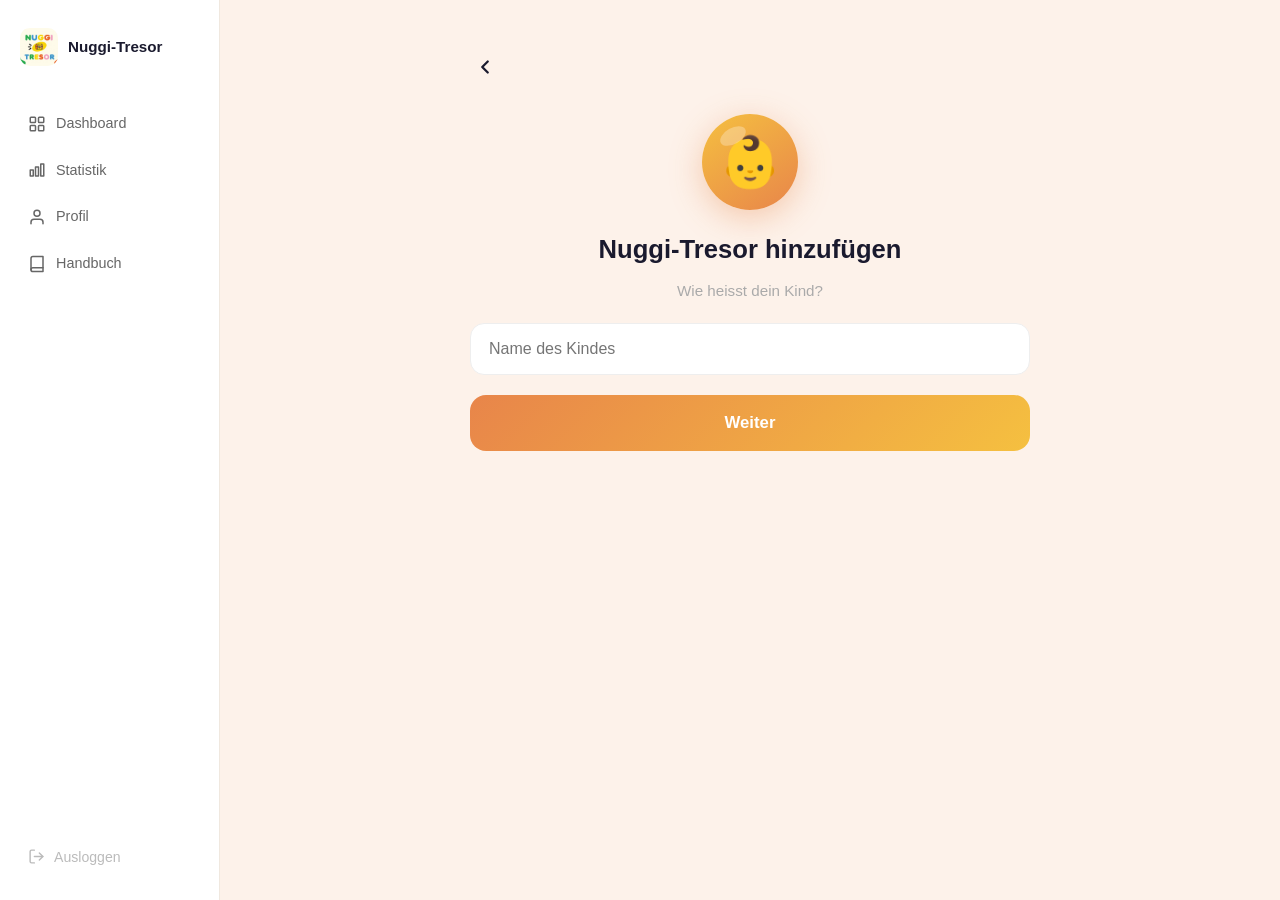
<file: add-tresor.html>
<!DOCTYPE html>
<html lang="de">
  <head>
    <meta charset="UTF-8" />
    <meta name="viewport" content="width=device-width, initial-scale=1.0" />
    <title>Tresor hinzufügen</title>
    <link rel="icon" type="image/png" href="favicon.png" />
    <link rel="stylesheet" href="css/style.css" />
  </head>
  <body class="dashboard">
    <div class="add-container">

      <!-- Step 1: Name -->
      <div id="step1" class="step">
        <div class="step-topbar">
          <button class="icon-btn back-btn" onclick="window.location.href='dashboard.html'">
            <svg width="22" height="22" viewBox="0 0 24 24" fill="none" stroke="currentColor" stroke-width="2.5" stroke-linecap="round" stroke-linejoin="round"><polyline points="15 18 9 12 15 6"/></svg>
          </button>
        </div>
        <div class="step-body">
          <div class="avatar avatar-xl">👶</div>
          <h1 class="step-title">Nuggi-Tresor hinzufügen</h1>
          <p class="step-subtitle">Wie heisst dein Kind?</p>
          <input type="text" id="childName" class="name-input" placeholder="Name des Kindes" />
          <button id="toStep2Btn" class="btn-primary">Weiter</button>
        </div>
      </div>

      <!-- Step 2: Avatar -->
      <div id="step2" class="step hidden">
        <div class="step-topbar">
          <button class="icon-btn back-btn" onclick="showStep(1)">
            <svg width="22" height="22" viewBox="0 0 24 24" fill="none" stroke="currentColor" stroke-width="2.5" stroke-linecap="round" stroke-linejoin="round"><polyline points="15 18 9 12 15 6"/></svg>
          </button>
        </div>
        <h1 class="step-title">Wähle einen Avatar</h1>
        <p class="step-subtitle" id="avatarSubtitle">Dieser beschützt deinen Nuggi</p>
        <div class="animal-grid" id="animalGrid"></div>
        <button id="toStep3Btn" class="btn-primary" disabled>Tresor erstellen</button>
      </div>

      <!-- Step 3: Goal -->
      <div id="step3" class="step hidden">
        <div class="step-topbar">
          <button class="icon-btn back-btn" onclick="showStep(2)">
            <svg width="22" height="22" viewBox="0 0 24 24" fill="none" stroke="currentColor" stroke-width="2.5" stroke-linecap="round" stroke-linejoin="round"><polyline points="15 18 9 12 15 6"/></svg>
          </button>
        </div>
        <div class="step-body">
          <div class="avatar avatar-xl" id="selectedAvatar">🐼</div>
          <h1 class="step-title">Tages-Ziel setzen</h1>
          <p class="step-subtitle">Wie viele Stunden soll der Nuggi täglich im Tresor sein?</p>
          <div class="card goal-card">
            <div class="time-display" id="timeDisplay">8:00</div>
            <div class="time-unit-label">Stunden : Minuten</div>
            <div class="slider-section">
              <div class="slider-header">
                <span>Stunden</span>
                <span id="hLabel" class="slider-value">8h</span>
              </div>
              <input type="range" id="hoursSlider" min="0" max="24" value="8" />
              <div class="slider-marks"><span>0h</span><span>24h</span></div>
            </div>
            <div class="slider-section">
              <div class="slider-header">
                <span>Minuten</span>
                <span id="mLabel" class="slider-value">0m</span>
              </div>
              <input type="range" id="minutesSlider" min="0" max="59" value="0" />
              <div class="slider-marks"><span>0m</span><span>59m</span></div>
            </div>
          </div>
          <button id="saveTresorBtn" class="btn-primary">Ziel speichern</button>
        </div>
      </div>

    </div>
    <script src="js/toast.js"></script>
    <script src="js/sidebar.js"></script>
    <script src="js/add-tresor.js"></script>
  </body>
</html>
</file>
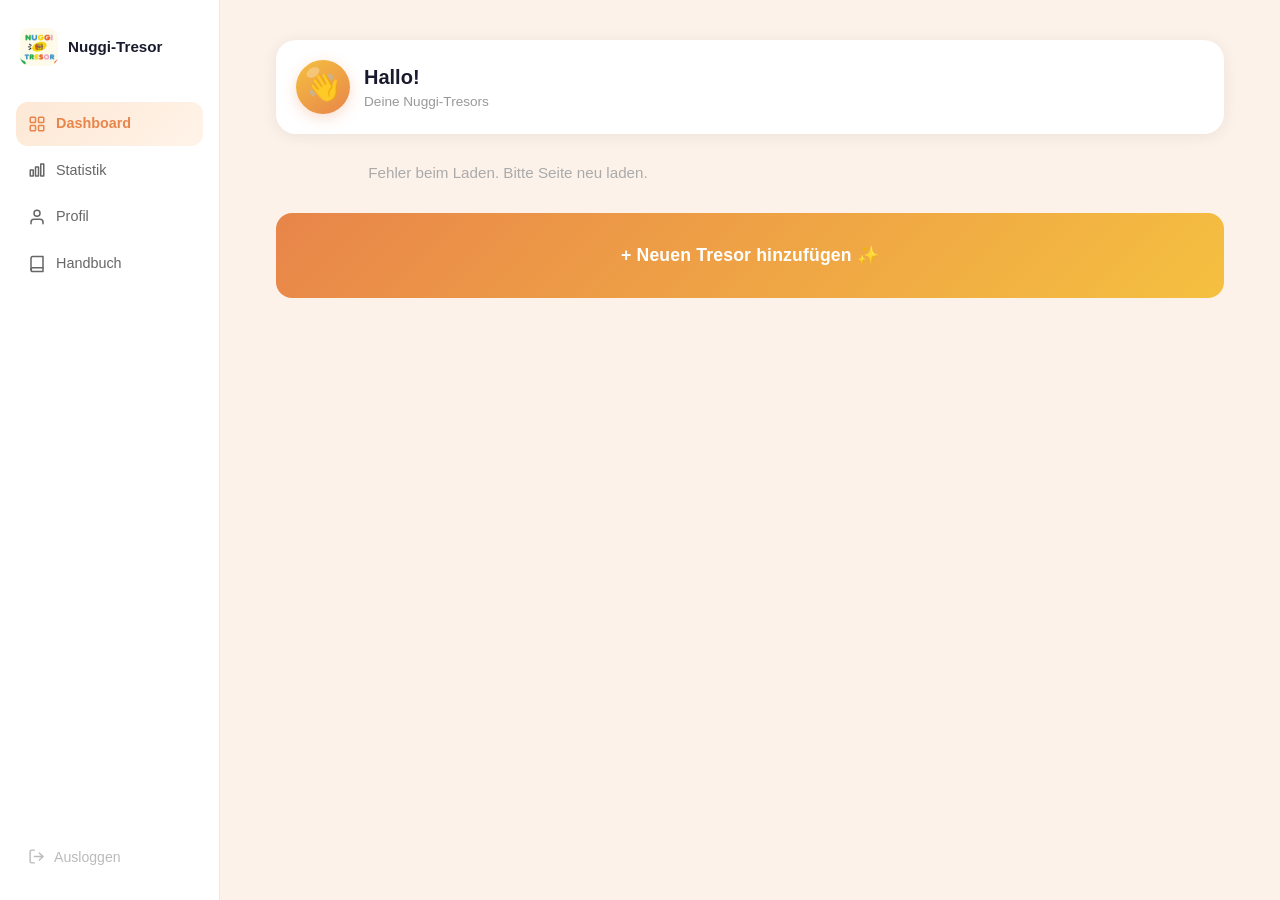
<file: dashboard.html>
<!DOCTYPE html>
<html lang="de">
  <head>
    <meta charset="UTF-8" />
    <meta name="viewport" content="width=device-width, initial-scale=1.0" />
    <title>Meine Nuggi-Tresors</title>
    <link rel="icon" type="image/png" href="favicon.png" />
    <link rel="stylesheet" href="css/style.css" />
  </head>
  <body class="dashboard">
    <div class="app-container">

      <div class="card header-card">
        <div class="avatar">👋</div>
        <div class="header-text" onclick="window.location.href='profile.html'" style="cursor:pointer;">
          <h1 id="userName">Hallo!</h1>
          <p>Deine Nuggi-Tresors</p>
        </div>
        <div class="header-icons">
          <button class="icon-btn" id="logoutBtn" title="Logout">
            <svg width="22" height="22" viewBox="0 0 24 24" fill="none" stroke="currentColor" stroke-width="2" stroke-linecap="round" stroke-linejoin="round">
              <path d="M9 21H5a2 2 0 0 1-2-2V5a2 2 0 0 1 2-2h4"/><polyline points="16 17 21 12 16 7"/><line x1="21" y1="12" x2="9" y2="12"/>
            </svg>
          </button>
        </div>
      </div>

      <div id="startDayCard" class="card start-day-card hidden">
        <div class="start-day-info">
          <span class="start-day-icon">🌅</span>
          <div>
            <strong>Tag noch nicht gestartet</strong>
            <p>Starte den Tag, damit das Tagesziel getrackt wird</p>
          </div>
        </div>
        <button id="startDayBtn" class="btn-start-day">Tag starten</button>
      </div>

      <div id="dayStartedInfo" class="day-started-info hidden"></div>

      <div id="tresorList">
        <p class="loading">Wird geladen…</p>
      </div>

      <button id="addTresorBtn" class="btn-add-tresor">+ Neuen Tresor hinzufügen ✨</button>

    </div>
    <script src="js/toast.js"></script>
    <script src="js/sidebar.js"></script>
    <script src="js/dashboard.js"></script>
    <script src="js/logout.js"></script>
  </body>
</html>
</file>
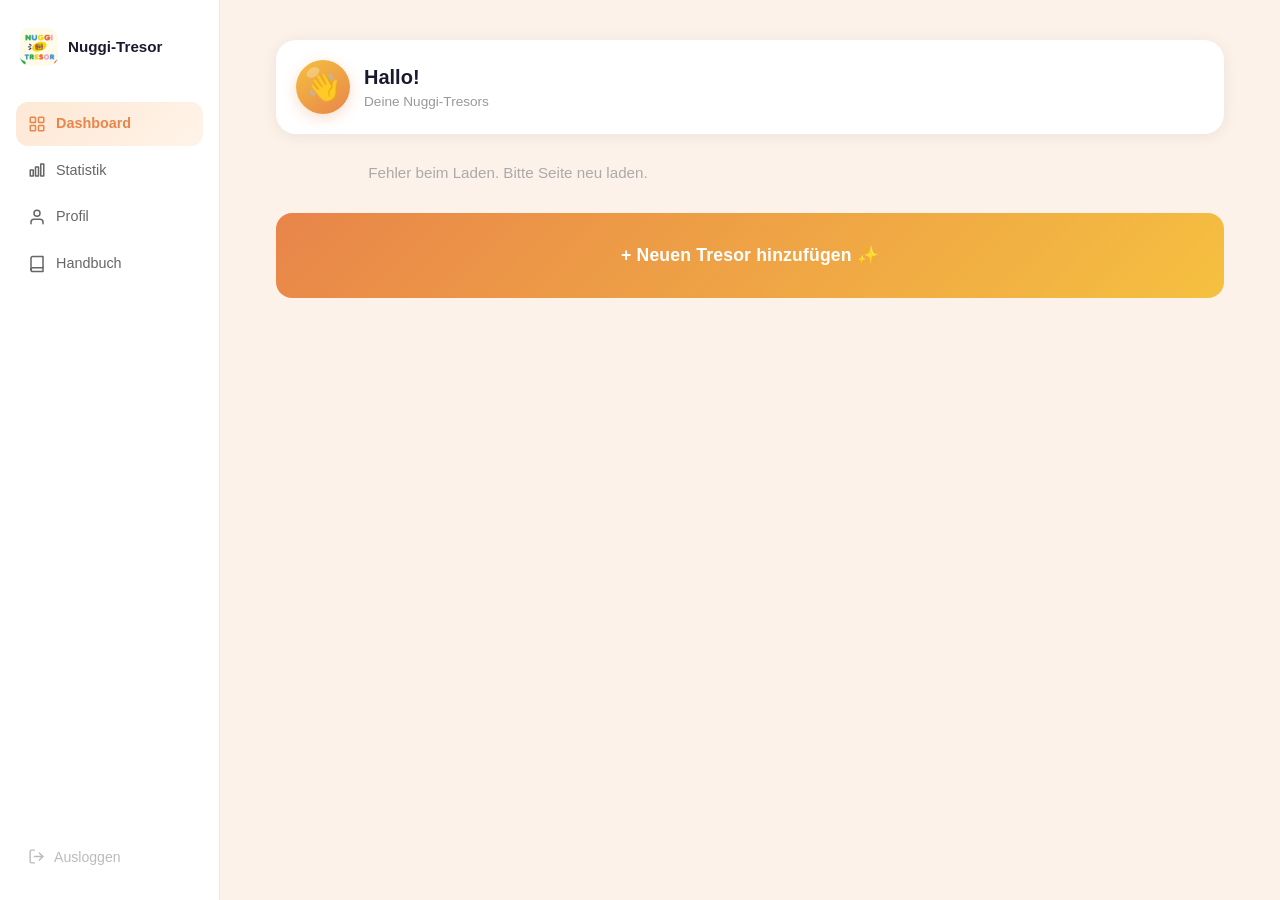
<file: edit-goal.html>
<!DOCTYPE html>
<html lang="de">
  <head>
    <meta charset="UTF-8" />
    <meta name="viewport" content="width=device-width, initial-scale=1.0" />
    <title>Tagesziel anpassen</title>
    <link rel="icon" type="image/png" href="favicon.png" />
    <link rel="stylesheet" href="css/style.css" />
  </head>
  <body class="dashboard">
    <div class="add-container">

      <div class="step-topbar">
        <button class="icon-btn back-btn" id="backBtn">
          <svg width="22" height="22" viewBox="0 0 24 24" fill="none" stroke="currentColor" stroke-width="2.5" stroke-linecap="round" stroke-linejoin="round"><polyline points="15 18 9 12 15 6"/></svg>
        </button>
      </div>

      <div class="step-body">
        <div class="avatar avatar-xl" id="tresorEmoji">…</div>
        <h1 class="step-title">Tages-Ziel setzen</h1>
        <p class="step-subtitle">Wie viele Stunden soll der Nuggi täglich im Tresor sein?</p>

        <div class="card goal-card">
          <div class="time-display" id="timeDisplay">–:––</div>
          <div class="time-unit-label">Stunden : Minuten</div>
          <div class="slider-section">
            <div class="slider-header">
              <span>Stunden</span>
              <span id="hLabel" class="slider-value">–</span>
            </div>
            <input type="range" id="hoursSlider" min="0" max="24" value="4" />
            <div class="slider-marks"><span>0h</span><span>24h</span></div>
          </div>
          <div class="slider-section">
            <div class="slider-header">
              <span>Minuten</span>
              <span id="mLabel" class="slider-value">–</span>
            </div>
            <input type="range" id="minutesSlider" min="0" max="59" value="0" />
            <div class="slider-marks"><span>0m</span><span>59m</span></div>
          </div>
        </div>

        <button id="saveBtn" class="btn-primary">Ziel speichern</button>
        <button id="cancelBtn" class="auth-secondary-btn" style="margin-top:0">Abbrechen</button>
      </div>

    </div>
    <script src="js/toast.js"></script>
    <script src="js/sidebar.js"></script>
    <script src="js/edit-goal.js"></script>
  </body>
</html>
</file>
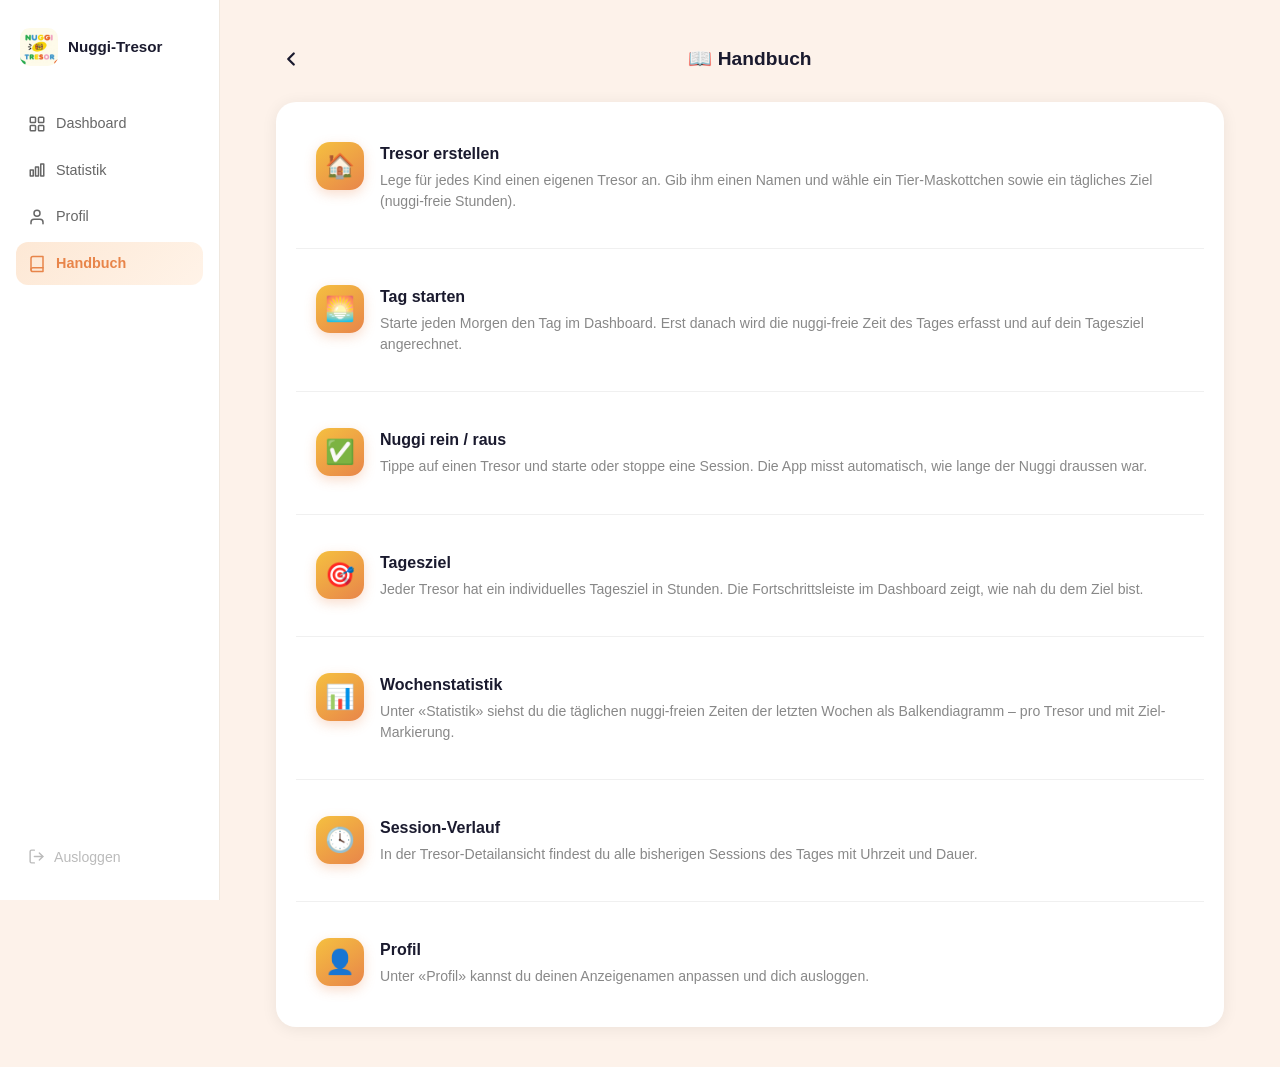
<file: handbuch.html>
<!DOCTYPE html>
<html lang="de">
  <head>
    <meta charset="UTF-8" />
    <meta name="viewport" content="width=device-width, initial-scale=1.0" />
    <title>Handbuch – Nuggi-Tresor</title>
    <link rel="icon" type="image/png" href="favicon.png" />
    <link rel="stylesheet" href="css/style.css" />
    <style>
      .handbuch-grid {
        display: flex;
        flex-direction: column;
        gap: 16px;
      }

      .handbuch-item {
        display: flex;
        gap: 16px;
        align-items: flex-start;
        padding: 20px;
      }

      .handbuch-icon {
        width: 48px;
        height: 48px;
        border-radius: 14px;
        background: linear-gradient(145deg, #F5C040, #E8854A);
        display: flex;
        align-items: center;
        justify-content: center;
        font-size: 24px;
        flex-shrink: 0;
        box-shadow: 0 4px 12px rgba(232, 133, 74, 0.28);
      }

      .handbuch-text h3 {
        font-size: 1em;
        color: #1a1a2e;
        margin: 0 0 4px;
      }

      .handbuch-text p {
        font-size: 0.88em;
        color: #888;
        margin: 0;
        line-height: 1.5;
      }

      .handbuch-divider {
        border: none;
        border-top: 1px solid #f0f0f0;
        margin: 0;
      }
    </style>
  </head>
  <body class="dashboard">
    <div class="app-container">

      <div class="stats-page-header">
        <button class="icon-btn back-btn" onclick="window.location.href='dashboard.html'">
          <svg width="22" height="22" viewBox="0 0 24 24" fill="none" stroke="currentColor" stroke-width="2.5" stroke-linecap="round" stroke-linejoin="round">
            <polyline points="15 18 9 12 15 6"/>
          </svg>
        </button>
        <h1 class="stats-title">📖 Handbuch</h1>
        <div class="header-spacer"></div>
      </div>

      <div class="card handbuch-grid">

        <div class="handbuch-item">
          <div class="handbuch-icon">🏠</div>
          <div class="handbuch-text">
            <h3>Tresor erstellen</h3>
            <p>Lege für jedes Kind einen eigenen Tresor an. Gib ihm einen Namen und wähle ein Tier-Maskottchen sowie ein tägliches Ziel (nuggi-freie Stunden).</p>
          </div>
        </div>

        <hr class="handbuch-divider" />

        <div class="handbuch-item">
          <div class="handbuch-icon">🌅</div>
          <div class="handbuch-text">
            <h3>Tag starten</h3>
            <p>Starte jeden Morgen den Tag im Dashboard. Erst danach wird die nuggi-freie Zeit des Tages erfasst und auf dein Tagesziel angerechnet.</p>
          </div>
        </div>

        <hr class="handbuch-divider" />

        <div class="handbuch-item">
          <div class="handbuch-icon">✅</div>
          <div class="handbuch-text">
            <h3>Nuggi rein / raus</h3>
            <p>Tippe auf einen Tresor und starte oder stoppe eine Session. Die App misst automatisch, wie lange der Nuggi draussen war.</p>
          </div>
        </div>

        <hr class="handbuch-divider" />

        <div class="handbuch-item">
          <div class="handbuch-icon">🎯</div>
          <div class="handbuch-text">
            <h3>Tagesziel</h3>
            <p>Jeder Tresor hat ein individuelles Tagesziel in Stunden. Die Fortschrittsleiste im Dashboard zeigt, wie nah du dem Ziel bist.</p>
          </div>
        </div>

        <hr class="handbuch-divider" />

        <div class="handbuch-item">
          <div class="handbuch-icon">📊</div>
          <div class="handbuch-text">
            <h3>Wochenstatistik</h3>
            <p>Unter «Statistik» siehst du die täglichen nuggi-freien Zeiten der letzten Wochen als Balkendiagramm – pro Tresor und mit Ziel-Markierung.</p>
          </div>
        </div>

        <hr class="handbuch-divider" />

        <div class="handbuch-item">
          <div class="handbuch-icon">🕓</div>
          <div class="handbuch-text">
            <h3>Session-Verlauf</h3>
            <p>In der Tresor-Detailansicht findest du alle bisherigen Sessions des Tages mit Uhrzeit und Dauer.</p>
          </div>
        </div>

        <hr class="handbuch-divider" />

        <div class="handbuch-item">
          <div class="handbuch-icon">👤</div>
          <div class="handbuch-text">
            <h3>Profil</h3>
            <p>Unter «Profil» kannst du deinen Anzeigenamen anpassen und dich ausloggen.</p>
          </div>
        </div>

      </div>
    </div>
    <script src="js/sidebar.js"></script>
  </body>
</html>
</file>
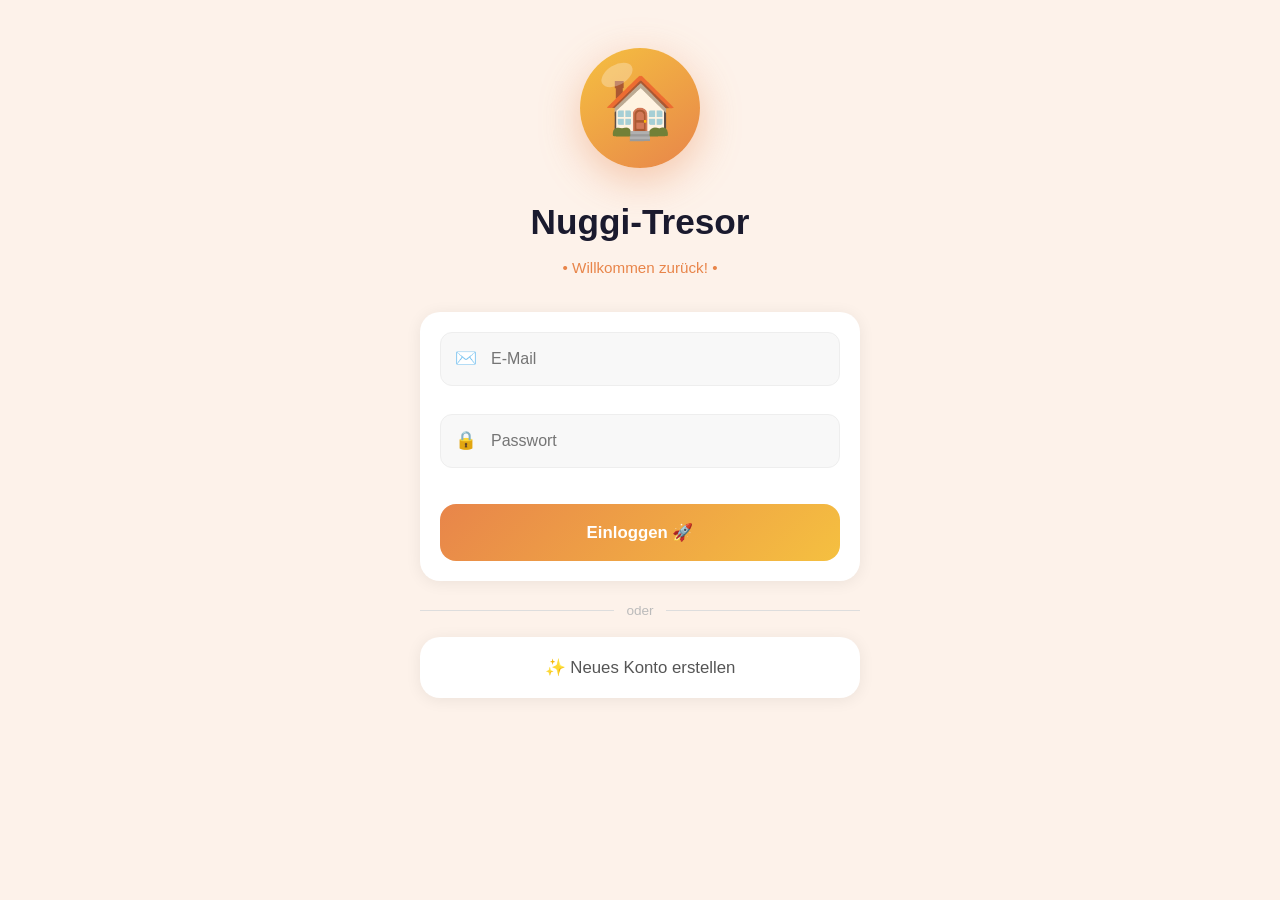
<file: login.html>
<!DOCTYPE html>
<html lang="de">
  <head>
    <meta charset="UTF-8" />
    <meta name="viewport" content="width=device-width, initial-scale=1.0" />
    <title>Nuggi-Tresor – Login</title>
    <link rel="icon" type="image/png" href="favicon.png" />
    <link rel="stylesheet" href="css/style.css" />
  </head>
  <body class="auth">
    <div class="auth-container">

      <div class="hero-circle">🏠</div>

      <h1 class="auth-title">Nuggi-Tresor</h1>
      <p class="auth-subtitle">• Willkommen zurück! •</p>

      <form id="loginForm" class="auth-card">
        <div class="input-group">
          <span class="input-icon">✉️</span>
          <input type="email" id="email" placeholder="E-Mail" required />
        </div>
        <div class="input-group">
          <span class="input-icon">🔒</span>
          <input type="password" id="password" placeholder="Passwort" required />
        </div>
        <button type="submit" class="btn-primary">Einloggen 🚀</button>
      </form>

      <div class="auth-divider"><span>oder</span></div>

      <a href="register.html" class="auth-secondary-btn">✨ Neues Konto erstellen</a>

    </div>
    <script src="js/toast.js"></script>
    <script src="js/login.js"></script>
  </body>
</html>
</file>
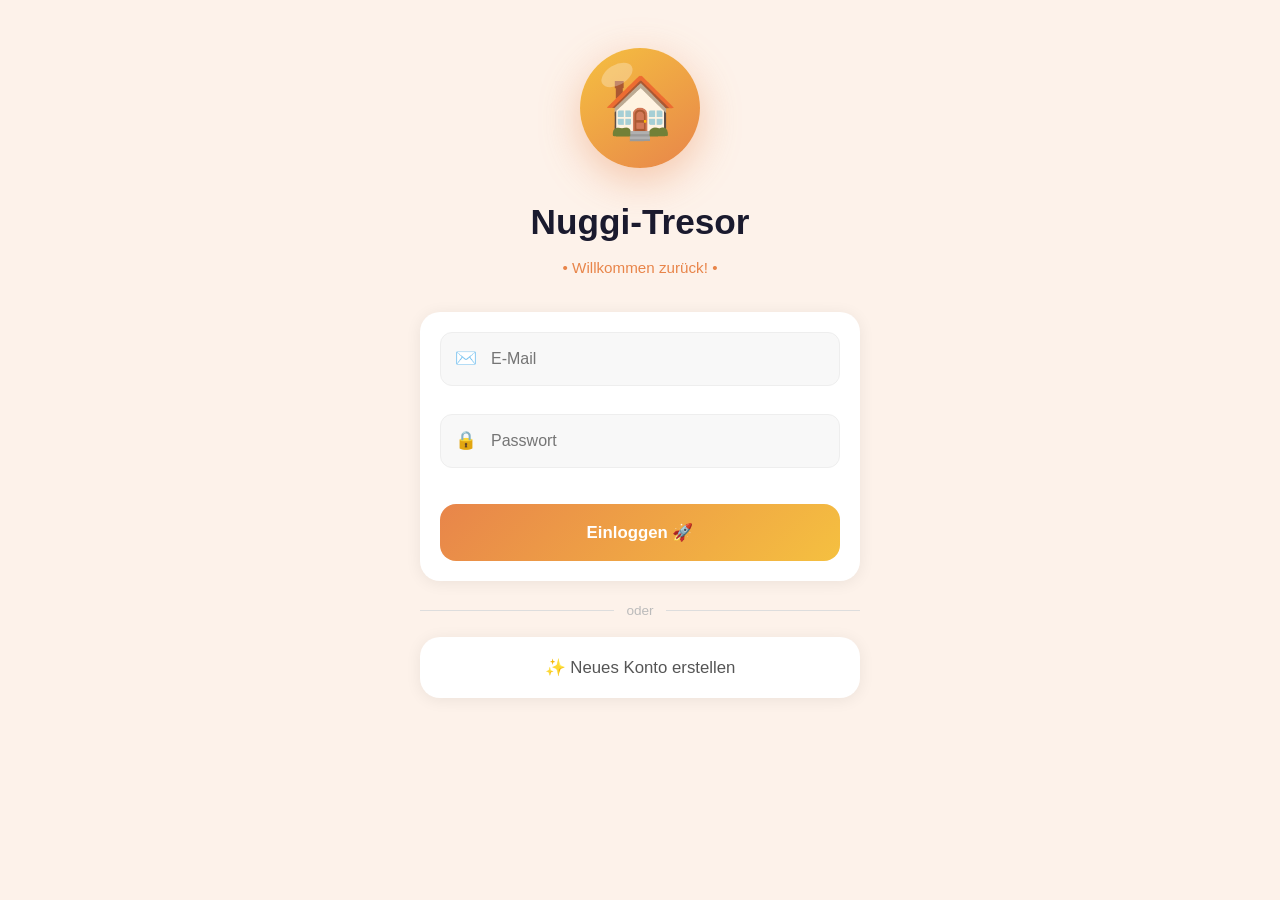
<file: profile.html>
<!DOCTYPE html>
<html lang="en">
  <head>
    <meta charset="UTF-8" />
    <meta name="viewport" content="width=device-width, initial-scale=1.0" />
    <title>Profil</title>
    <link rel="icon" type="image/png" href="favicon.png" />
    <link rel="stylesheet" href="css/style.css" />
  </head>
  <body class="dashboard">
    <div class="app-container">
    <div class="stats-page-header">
      <button class="icon-btn back-btn" onclick="window.location.href='dashboard.html'">
        <svg width="22" height="22" viewBox="0 0 24 24" fill="none" stroke="currentColor" stroke-width="2.5" stroke-linecap="round" stroke-linejoin="round">
          <polyline points="15 18 9 12 15 6"/>
        </svg>
      </button>
      <h1 class="stats-title">Profil</h1>
      <div class="header-spacer"></div>
    </div>

    <div class="card">
      <form id="profileForm" style="display:flex; flex-direction:column; gap:12px;">
        <div class="input-group">
          <span class="input-icon">👤</span>
          <input type="text" id="firstname" placeholder="Vorname" required />
        </div>
        <div class="input-group">
          <span class="input-icon">👤</span>
          <input type="text" id="lastname" placeholder="Nachname" required />
        </div>
        <button type="submit" class="btn-add-tresor" style="margin-top: 8px;">Speichern</button>
      </form>
    </div>

    </div>
    <script src="js/toast.js"></script>
    <script src="js/sidebar.js"></script>
    <script src="js/profile.js"></script>
  </body>
</html>
</file>
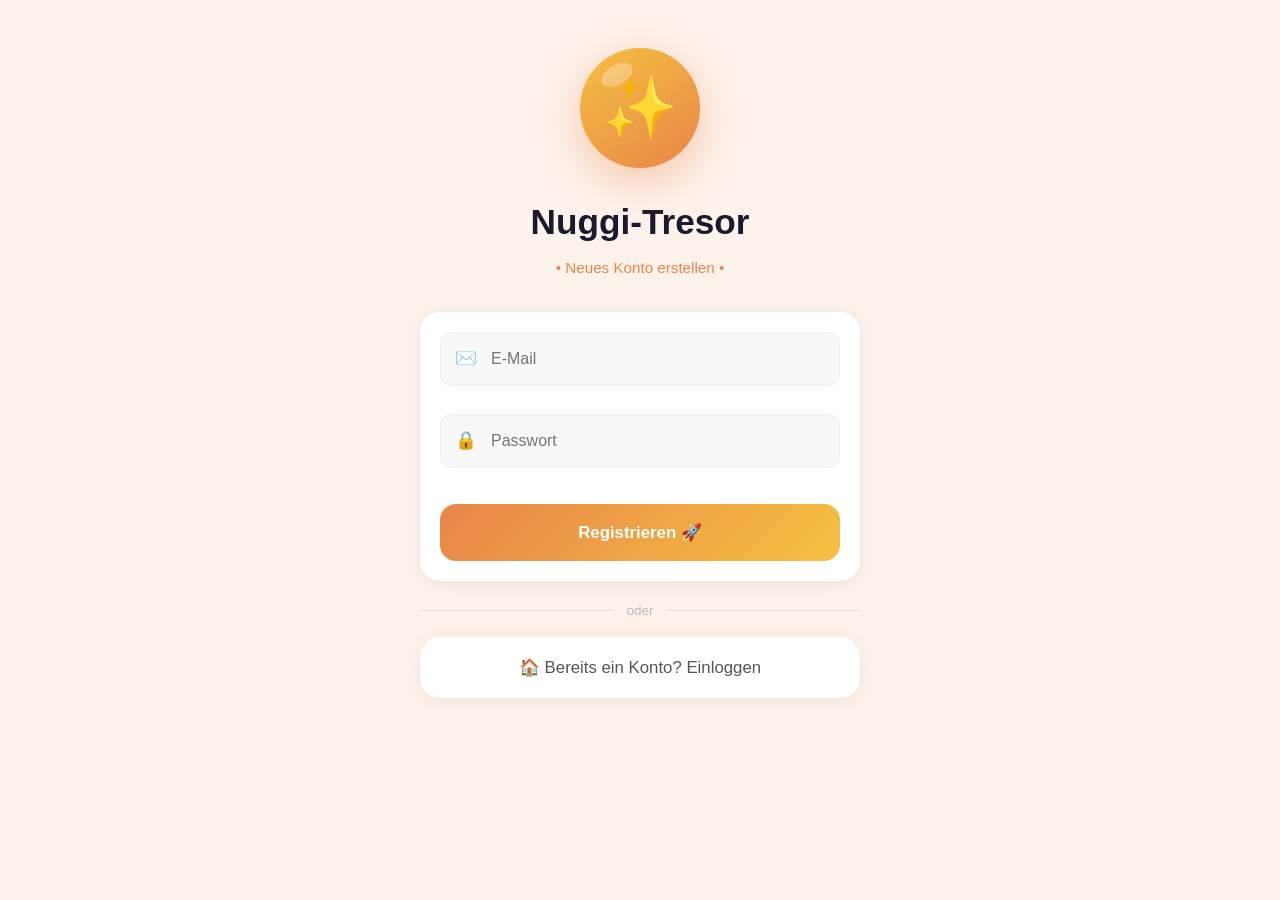
<file: register.html>
<!DOCTYPE html>
<html lang="de">
  <head>
    <meta charset="UTF-8" />
    <meta name="viewport" content="width=device-width, initial-scale=1.0" />
    <title>Nuggi-Tresor – Registrieren</title>
    <link rel="icon" type="image/png" href="favicon.png" />
    <link rel="stylesheet" href="css/style.css" />
  </head>
  <body class="auth">
    <div class="auth-container">

      <div class="hero-circle">✨</div>

      <h1 class="auth-title">Nuggi-Tresor</h1>
      <p class="auth-subtitle">• Neues Konto erstellen •</p>

      <form id="registerForm" class="auth-card">
        <div class="input-group">
          <span class="input-icon">✉️</span>
          <input type="email" id="email" placeholder="E-Mail" required />
        </div>
        <div class="input-group">
          <span class="input-icon">🔒</span>
          <input type="password" id="password" placeholder="Passwort" required />
        </div>
        <button type="submit" class="btn-primary">Registrieren 🚀</button>
      </form>

      <div class="auth-divider"><span>oder</span></div>

      <a href="login.html" class="auth-secondary-btn">🏠 Bereits ein Konto? Einloggen</a>

    </div>
    <script src="js/toast.js"></script>
    <script src="js/register.js"></script>
  </body>
</html>
</file>
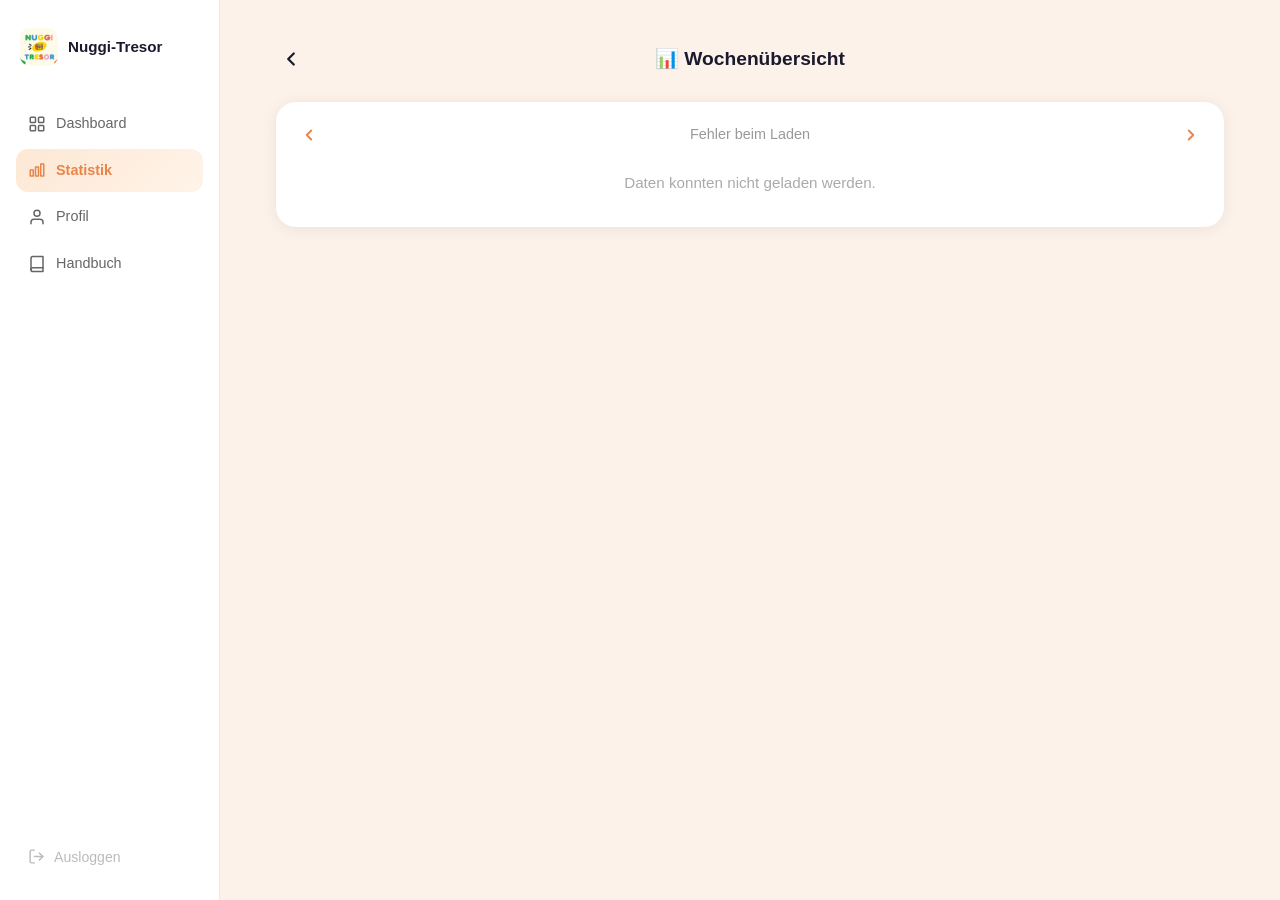
<file: stats.html>
<!DOCTYPE html>
<html lang="de">
  <head>
    <meta charset="UTF-8" />
    <meta name="viewport" content="width=device-width, initial-scale=1.0" />
    <title>Wochenübersicht</title>
    <link rel="icon" type="image/png" href="favicon.png" />
    <link rel="stylesheet" href="css/style.css" />
  </head>
  <body class="dashboard">
    <div class="app-container">

      <div class="stats-page-header">
        <button class="icon-btn back-btn" onclick="window.location.href='dashboard.html'">
          <svg width="22" height="22" viewBox="0 0 24 24" fill="none" stroke="currentColor" stroke-width="2.5" stroke-linecap="round" stroke-linejoin="round">
            <polyline points="15 18 9 12 15 6"/>
          </svg>
        </button>
        <h1 class="stats-title">📊 Wochenübersicht</h1>
        <div class="header-spacer"></div>
      </div>

      <div class="card stats-card">

        <div class="week-nav">
          <button id="prevWeekBtn" class="week-nav-btn">
            <svg width="18" height="18" viewBox="0 0 24 24" fill="none" stroke="currentColor" stroke-width="2.5" stroke-linecap="round" stroke-linejoin="round">
              <polyline points="15 18 9 12 15 6"/>
            </svg>
          </button>
          <span id="weekRange" class="week-range">Wird geladen…</span>
          <button id="nextWeekBtn" class="week-nav-btn">
            <svg width="18" height="18" viewBox="0 0 24 24" fill="none" stroke="currentColor" stroke-width="2.5" stroke-linecap="round" stroke-linejoin="round">
              <polyline points="9 18 15 12 9 6"/>
            </svg>
          </button>
        </div>

        <div id="tresorStats">
          <p class="loading">Wird geladen…</p>
        </div>

      </div>
    </div>
    <script src="js/sidebar.js"></script>
    <script src="js/stats.js"></script>
  </body>
</html>
</file>
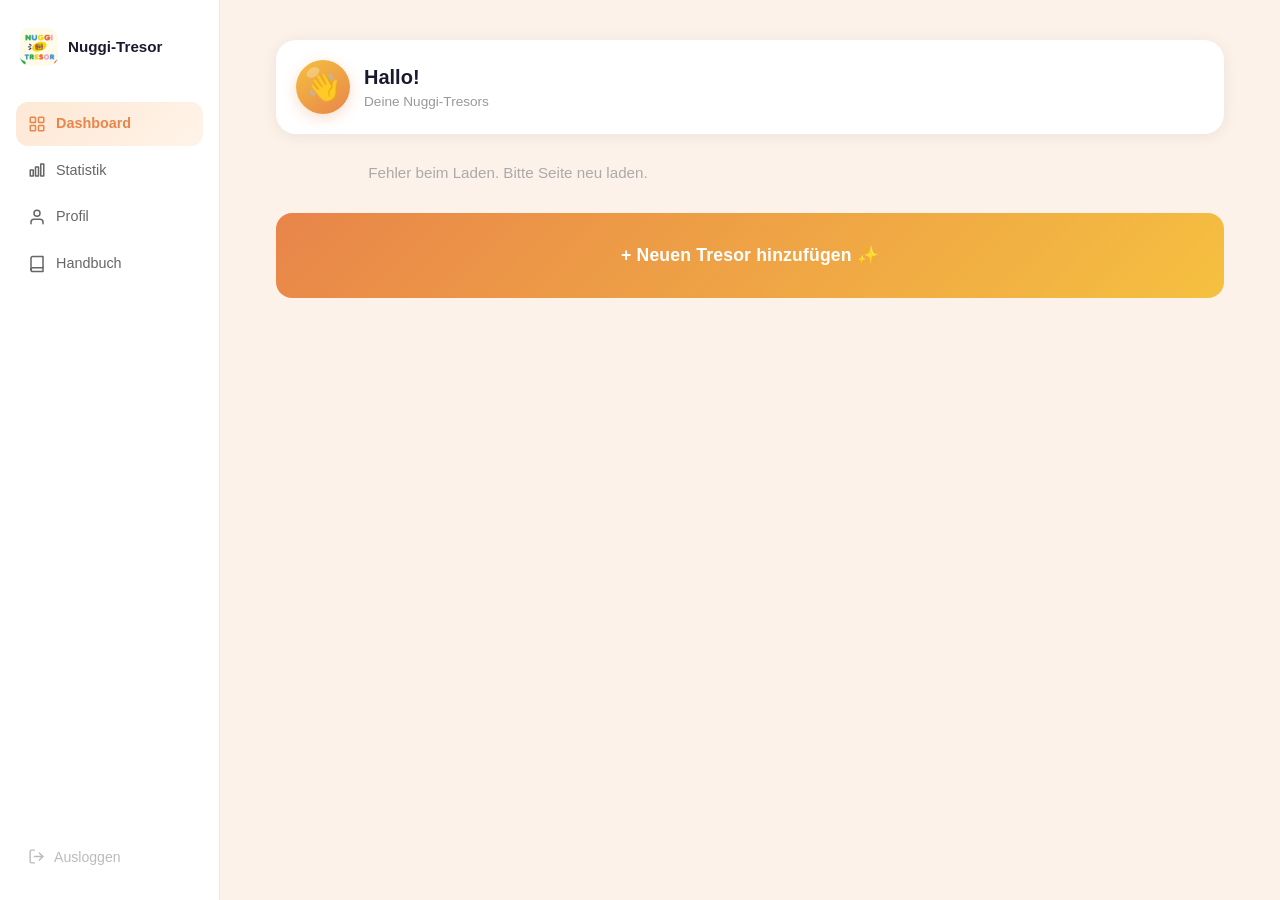
<file: tresor.html>
<!DOCTYPE html>
<html lang="de">
  <head>
    <meta charset="UTF-8" />
    <meta name="viewport" content="width=device-width, initial-scale=1.0" />
    <title>Tresor</title>
    <link rel="icon" type="image/png" href="favicon.png" />
    <link rel="stylesheet" href="css/style.css" />
  </head>
  <body class="dashboard">
    <div class="app-container">

      <div class="card tresor-detail-header">
        <button class="icon-btn" onclick="window.location.href='dashboard.html'">
          <svg width="22" height="22" viewBox="0 0 24 24" fill="none" stroke="currentColor" stroke-width="2.5" stroke-linecap="round" stroke-linejoin="round"><polyline points="15 18 9 12 15 6"/></svg>
        </button>
        <h1 id="tresorTitle" class="tresor-detail-title">…</h1>
        <button class="icon-btn" id="settingsBtn" title="Tagesziel anpassen">
          <svg width="22" height="22" viewBox="0 0 24 24" fill="none" stroke="currentColor" stroke-width="2" stroke-linecap="round" stroke-linejoin="round">
            <circle cx="12" cy="12" r="3"/><path d="M19.4 15a1.65 1.65 0 0 0 .33 1.82l.06.06a2 2 0 0 1-2.83 2.83l-.06-.06a1.65 1.65 0 0 0-1.82-.33 1.65 1.65 0 0 0-1 1.51V21a2 2 0 0 1-4 0v-.09A1.65 1.65 0 0 0 9 19.4a1.65 1.65 0 0 0-1.82.33l-.06.06a2 2 0 0 1-2.83-2.83l.06-.06A1.65 1.65 0 0 0 4.68 15a1.65 1.65 0 0 0-1.51-1H3a2 2 0 0 1 0-4h.09A1.65 1.65 0 0 0 4.6 9a1.65 1.65 0 0 0-.33-1.82l-.06-.06a2 2 0 0 1 2.83-2.83l.06.06A1.65 1.65 0 0 0 9 4.68a1.65 1.65 0 0 0 1-1.51V3a2 2 0 0 1 4 0v.09a1.65 1.65 0 0 0 1 1.51 1.65 1.65 0 0 0 1.82-.33l.06-.06a2 2 0 0 1 2.83 2.83l-.06.06A1.65 1.65 0 0 0 19.4 9a1.65 1.65 0 0 0 1.51 1H21a2 2 0 0 1 0 4h-.09a1.65 1.65 0 0 0-1.51 1z"/>
          </svg>
        </button>
      </div>

      <div class="card status-card" id="statusCard">
        <div class="avatar avatar-xl" id="tresorEmoji">📫</div>
        <h2 id="statusTitle" class="status-title">Nuggi ist draussen</h2>
        <p id="statusSubtitle" class="status-subtitle">Lege den Nuggi in den Tresor</p>
      </div>

      <div class="card goal-detail-card">
        <div class="goal-detail-header">
          <span class="goal-detail-label">🎯 <strong>Heutiges Ziel</strong></span>
          <span id="goalNumbers" class="goal-detail-numbers">0.0h / –</span>
        </div>
        <div class="progress-bar" style="margin: 10px 0;">
          <div class="progress-fill" id="progressFill" style="width: 0%"></div>
        </div>
        <div class="remaining-pill" id="remainingPill">⏱ Wird geladen…</div>
      </div>

      <button class="auth-secondary-btn verlauf-toggle-btn" id="verlaufBtn">
        📊 &nbsp;Verlauf ansehen
      </button>

      <div class="card verlauf-card hidden" id="verlaufCard">
        <h3 class="verlauf-title">Verlauf heute</h3>
        <div id="sessionList"></div>
      </div>

      <button class="auth-secondary-btn delete-tresor-btn" id="deleteBtn">
        🗑 &nbsp;<span style="color:#e74c3c">Tresor löschen</span>
      </button>

    </div>
    <script src="js/toast.js"></script>
    <script src="js/sidebar.js"></script>
    <script src="js/tresor.js"></script>
  </body>
</html>
</file>
<file: css/style.css>
/* style.css */
body {
  font-family: Arial, sans-serif;
  margin: 20px;
  max-width: 600px;
  line-height: 1.5;
}

h1 {
  margin-bottom: 1em;
}

form > div {
  margin-bottom: 1em;
}

p {
  margin-top: 1em;
}

/* ===== DASHBOARD ===== */
body.dashboard {
  max-width: 100%;
  min-height: 100vh;
  margin: 0;
  padding: 0;
  background: #FDF2EA;
  line-height: 1.5;
}

body.dashboard h1 {
  margin-bottom: 0;
}


.app-container {
  max-width: 440px;
  margin: 0 auto;
  padding: 28px 16px 100px;
  display: flex;
  flex-direction: column;
  gap: 20px;
}

.card {
  background: #fff;
  border-radius: 20px;
  box-shadow: 0 2px 16px rgba(0, 0, 0, 0.07);
  padding: 20px;
}

/* Header card */
.header-card {
  display: flex;
  align-items: center;
  gap: 14px;
}

@keyframes mascotFloat {
  0%, 100% { transform: translateY(0px); }
  50% { transform: translateY(-8px); }
}

@keyframes mascotGlow {
  0%, 100% { box-shadow: 0 8px 28px rgba(232, 133, 74, 0.35); }
  50% { box-shadow: 0 14px 40px rgba(232, 133, 74, 0.55); }
}

.avatar {
  width: 54px;
  height: 54px;
  border-radius: 50%;
  background: linear-gradient(145deg, #F5C040, #E8854A);
  display: flex;
  align-items: center;
  justify-content: center;
  font-size: 26px;
  flex-shrink: 0;
  box-shadow: 0 4px 14px rgba(232, 133, 74, 0.28);
  position: relative;
}

.avatar::after {
  content: '';
  position: absolute;
  top: 8px;
  left: 10px;
  width: 14px;
  height: 9px;
  background: rgba(255, 255, 255, 0.28);
  border-radius: 50%;
  transform: rotate(-30deg);
  pointer-events: none;
}

.header-text {
  flex: 1;
}

.header-text h1 {
  font-size: 1.25em;
  color: #1a1a2e;
  margin: 0 0 2px;
}

.header-text p {
  margin: 0;
  font-size: 0.85em;
  color: #999;
}

.header-icons {
  display: flex;
  gap: 8px;
  flex-shrink: 0;
}

.icon-btn {
  background: none;
  border: none;
  cursor: pointer;
  color: #E8854A;
  display: flex;
  align-items: center;
  padding: 4px;
}

#tresorList {
  display: flex;
  flex-direction: column;
  gap: 20px;
}

/* Tresor cards */
.tresor-card {
  display: flex;
  flex-direction: column;
  gap: 18px;
  padding: 28px 24px;
}

.tresor-top {
  display: flex;
  align-items: center;
  gap: 14px;
}

.tresor-info h2 {
  font-size: 1.2em;
  color: #1a1a2e;
  margin: 0 0 4px;
}

.tresor-status {
  display: flex;
  align-items: center;
  gap: 6px;
  font-size: 0.85em;
  color: #999;
}

.status-dot {
  width: 8px;
  height: 8px;
  border-radius: 50%;
  background: #bbb;
  flex-shrink: 0;
}

.status-dot.in { background: #4CAF50; }

.session-live-row {
  display: flex;
  align-items: center;
  gap: 5px;
  margin-top: 5px;
}

.session-timer-icon {
  font-size: 0.78em;
  line-height: 1;
}

.session-timer {
  display: inline-block;
  background: linear-gradient(135deg, #FDE8D5, #FFF3E8);
  color: #E8854A;
  border-radius: 20px;
  padding: 3px 10px;
  font-size: 0.78em;
  font-weight: 700;
  letter-spacing: 0.01em;
}

.tresor-bottom {
  width: 100%;
}

.tresor-time-row {
  display: flex;
  justify-content: space-between;
  align-items: center;
  font-size: 0.85em;
  color: #888;
  margin-bottom: 8px;
}

.tresor-time-row span:last-child {
  font-weight: bold;
  color: #1a1a2e;
}

.progress-bar {
  height: 8px;
  background: #FDE8D5;
  border-radius: 6px;
  overflow: hidden;
}

.progress-fill {
  height: 100%;
  background: linear-gradient(90deg, #E8854A, #F5C040);
  border-radius: 6px;
  transition: width 0.4s ease;
}

/* Add button */
.btn-add-tresor {
  width: 100%;
  padding: 32px 18px;
  background: linear-gradient(135deg, #E8854A 0%, #F5C040 100%);
  color: #fff;
  border: none;
  border-radius: 16px;
  font-size: 1.1em;
  font-weight: bold;
  cursor: pointer;
  letter-spacing: 0.01em;
}

/* Start Day */
.start-day-card {
  display: flex;
  align-items: center;
  justify-content: space-between;
  gap: 12px;
  padding: 18px 20px;
}

.start-day-info {
  display: flex;
  align-items: center;
  gap: 12px;
  flex: 1;
}

.start-day-icon { font-size: 1.8em; }

.start-day-info strong { display: block; color: #1a1a2e; font-size: 0.95em; }
.start-day-info p { margin: 2px 0 0; font-size: 0.8em; color: #aaa; }

.btn-start-day {
  background: linear-gradient(135deg, #E8854A, #F5C040);
  color: #fff;
  border: none;
  border-radius: 12px;
  padding: 10px 16px;
  font-size: 0.9em;
  font-weight: bold;
  cursor: pointer;
  white-space: nowrap;
}

.day-started-info {
  text-align: center;
  font-size: 0.85em;
  color: #aaa;
  padding: 2px 0;
}

.hidden { display: none !important; }

/* ===== TRESOR DETAIL ===== */
.tresor-detail-header {
  display: flex;
  align-items: center;
  justify-content: space-between;
  padding: 14px 16px;
}

.tresor-detail-title {
  font-size: 1.1em;
  color: #1a1a2e;
  margin: 0;
  text-align: center;
  flex: 1;
}

.status-card {
  display: flex;
  flex-direction: column;
  align-items: center;
  padding: 36px 24px 32px;
  gap: 10px;
  text-align: center;
}

.status-card.nuggi-out {
  border: 2px dashed #b0c4de;
}

.status-card.nuggi-in {
  border: 2px solid #4CAF50;
  background: #f4fff6;
}

.status-title {
  font-size: 1.5em;
  color: #1a1a2e;
  margin: 8px 0 0;
}

.status-subtitle {
  color: #aaa;
  margin: 0;
  font-size: 0.95em;
}

.goal-detail-card { padding: 20px 24px; }

.goal-detail-header {
  display: flex;
  justify-content: space-between;
  align-items: center;
  margin-bottom: 2px;
}

.goal-detail-label { font-size: 1em; color: #1a1a2e; }

.goal-detail-numbers {
  font-size: 0.9em;
  font-weight: bold;
  color: #1a1a2e;
}

.remaining-pill {
  display: inline-block;
  background: #FDE8D5;
  color: #E8854A;
  border-radius: 20px;
  padding: 8px 16px;
  font-size: 0.88em;
  font-weight: 600;
  margin-top: 8px;
}

.remaining-pill.goal-reached {
  background: #e8f5e9;
  color: #43A047;
}

.verlauf-toggle-btn {
  font-size: 1em;
  color: #333;
  text-align: center;
}

.verlauf-card { padding: 20px 24px; }

.verlauf-title {
  font-size: 1em;
  color: #1a1a2e;
  margin: 0 0 14px;
}

.session-row {
  display: flex;
  justify-content: space-between;
  align-items: center;
  padding: 10px 0;
  border-bottom: 1px solid #f0f0f0;
  font-size: 0.9em;
}

.session-row:last-child { border-bottom: none; }
.session-time { color: #555; }
.session-dur  { color: #E8854A; font-weight: 600; }

.delete-tresor-btn {
  color: #e74c3c;
  font-size: 1em;
  text-align: center;
}

/* ===== END TRESOR DETAIL ===== */

.loading, .empty {
  color: #aaa;
  font-size: 0.95em;
  text-align: center;
  margin: 8px 0;
}

/* ===== AUTH (Login / Register) ===== */
body.auth {
  max-width: 100%;
  min-height: 100vh;
  margin: 0;
  padding: 0;
  background: #FDF2EA;
  display: flex;
  justify-content: center;
}

.auth-container {
  width: 100%;
  max-width: 440px;
  padding: 48px 24px 40px;
  display: flex;
  flex-direction: column;
  align-items: center;
}

.hero-circle {
  width: 120px;
  height: 120px;
  border-radius: 50%;
  background: linear-gradient(145deg, #F5C040, #E8854A);
  display: flex;
  align-items: center;
  justify-content: center;
  font-size: 60px;
  box-shadow: 0 12px 40px rgba(232, 133, 74, 0.4);
  margin-bottom: 28px;
  animation: mascotFloat 3s ease-in-out infinite, mascotGlow 3s ease-in-out infinite;
  position: relative;
}

.hero-circle::after {
  content: '';
  position: absolute;
  top: 17px;
  left: 20px;
  width: 34px;
  height: 20px;
  background: rgba(255, 255, 255, 0.28);
  border-radius: 50%;
  transform: rotate(-30deg);
  pointer-events: none;
}

.auth-title {
  font-size: 2.2em;
  font-weight: bold;
  color: #1a1a2e;
  margin: 0 0 8px;
  text-align: center;
}

.auth-subtitle {
  font-size: 0.95em;
  color: #E8854A;
  margin: 0 0 32px;
  text-align: center;
}

.auth-card {
  background: #fff;
  border-radius: 20px;
  box-shadow: 0 2px 16px rgba(0, 0, 0, 0.07);
  padding: 20px;
  width: 100%;
  box-sizing: border-box;
  display: flex;
  flex-direction: column;
  gap: 12px;
  margin-bottom: 20px;
  border: none;
}

.input-group {
  display: flex;
  align-items: center;
  background: #f8f8f8;
  border-radius: 12px;
  padding: 4px 14px;
  border: 1.5px solid #eee;
  gap: 10px;
}

.input-icon { font-size: 1.1em; }

.input-group input {
  flex: 1;
  border: none;
  background: transparent;
  padding: 13px 4px;
  font-size: 1em;
  outline: none;
  color: #333;
}

.auth-divider {
  display: flex;
  align-items: center;
  width: 100%;
  gap: 12px;
  margin: 0 0 16px;
  color: #bbb;
  font-size: 0.85em;
}

.auth-divider::before,
.auth-divider::after {
  content: '';
  flex: 1;
  height: 1px;
  background: #ddd;
}

.auth-secondary-btn {
  display: block;
  width: 100%;
  padding: 18px;
  background: #fff;
  border-radius: 20px;
  box-shadow: 0 2px 16px rgba(0, 0, 0, 0.07);
  text-align: center;
  color: #555;
  font-size: 1.05em;
  text-decoration: none;
  box-sizing: border-box;
}

/* ===== ADD TRESOR ===== */
.add-container {
  max-width: 440px;
  margin: 0 auto;
  padding: 0 16px 40px;
  min-height: 100vh;
  display: flex;
  flex-direction: column;
}

.step { display: flex; flex-direction: column; flex: 1; }
.step.hidden { display: none; }

.step-topbar {
  padding: 20px 0 8px;
  display: flex;
  align-items: center;
}

.step-body {
  display: flex;
  flex-direction: column;
  align-items: center;
  flex: 1;
  padding-top: 24px;
  gap: 12px;
}

.avatar-xl {
  width: 96px;
  height: 96px;
  border-radius: 50%;
  background: linear-gradient(145deg, #F5C040, #E8854A);
  display: flex;
  align-items: center;
  justify-content: center;
  font-size: 50px;
  margin-bottom: 8px;
  box-shadow: 0 8px 32px rgba(232, 133, 74, 0.38);
  animation: mascotFloat 3s ease-in-out infinite, mascotGlow 3s ease-in-out infinite;
  position: relative;
}

.avatar-xl::after {
  content: '';
  position: absolute;
  top: 14px;
  left: 17px;
  width: 28px;
  height: 16px;
  background: rgba(255, 255, 255, 0.28);
  border-radius: 50%;
  transform: rotate(-30deg);
  pointer-events: none;
}

.step-title {
  font-size: 1.6em;
  font-weight: bold;
  color: #1a1a2e;
  text-align: center;
  margin: 0;
}

.step-subtitle {
  font-size: 0.95em;
  color: #aaa;
  text-align: center;
  margin: 0 0 8px;
}

.name-input {
  width: 100%;
  padding: 16px 18px;
  border: 1.5px solid #eee;
  border-radius: 14px;
  font-size: 1em;
  outline: none;
  box-sizing: border-box;
  background: #fff;
}

.name-input:focus { border-color: #E8854A; }

.btn-primary {
  width: 100%;
  padding: 18px;
  background: linear-gradient(135deg, #E8854A, #F5C040);
  color: #fff;
  border: none;
  border-radius: 16px;
  font-size: 1.05em;
  font-weight: bold;
  cursor: pointer;
  margin-top: 8px;
}

.btn-primary:disabled {
  background: #ddd;
  color: #bbb;
  cursor: default;
}

/* Animal grid */
#step2 { padding-top: 8px; }

#step2 .step-title { text-align: center; margin: 12px 0 4px; }

.animal-grid {
  display: grid;
  grid-template-columns: repeat(3, 1fr);
  gap: 10px;
  width: 100%;
  margin: 12px 0 16px;
}

.animal-card {
  background: #fff;
  border-radius: 18px;
  box-shadow: 0 4px 16px rgba(0,0,0,0.12);
  padding: 20px 8px 14px;
  display: flex;
  flex-direction: column;
  align-items: center;
  gap: 8px;
  cursor: pointer;
  border: 3px solid transparent;
  transition: transform 0.2s ease, border-color 0.15s, box-shadow 0.2s ease;
}

.animal-card:hover {
  transform: scale(1.07) translateY(-3px);
  box-shadow: 0 10px 28px rgba(0,0,0,0.18);
}

.animal-card.selected {
  border-color: rgba(255, 255, 255, 0.9);
  box-shadow: 0 0 0 4px #E8854A, 0 10px 28px rgba(232, 133, 74, 0.4);
  transform: scale(1.07) translateY(-3px);
}

.animal-emoji {
  font-size: 2.6em;
  line-height: 1;
  filter: drop-shadow(0 2px 6px rgba(0, 0, 0, 0.25));
}

.animal-name {
  font-size: 0.78em;
  color: rgba(255, 255, 255, 0.92);
  font-weight: 700;
  text-shadow: 0 1px 3px rgba(0, 0, 0, 0.25);
  letter-spacing: 0.02em;
}

/* Goal card */
.goal-card {
  width: 100%;
  box-sizing: border-box;
  padding: 24px 20px;
  display: flex;
  flex-direction: column;
  align-items: center;
  gap: 0;
}

.time-display {
  font-size: 3.5em;
  font-weight: bold;
  color: #1a1a2e;
  line-height: 1;
}

.time-unit-label {
  font-size: 0.82em;
  color: #bbb;
  margin: 4px 0 20px;
}

.slider-section { width: 100%; margin-bottom: 16px; }

.slider-header {
  display: flex;
  justify-content: space-between;
  font-size: 0.9em;
  color: #555;
  margin-bottom: 8px;
}

.slider-value { font-weight: bold; color: #1a1a2e; }

input[type="range"] {
  -webkit-appearance: none;
  appearance: none;
  width: 100%;
  height: 6px;
  border-radius: 4px;
  background: #FDE8D5;
  outline: none;
  cursor: pointer;
}

input[type="range"]::-webkit-slider-thumb {
  -webkit-appearance: none;
  width: 22px;
  height: 22px;
  border-radius: 50%;
  background: #E8854A;
  cursor: pointer;
  box-shadow: 0 1px 4px rgba(0,0,0,0.15);
}

input[type="range"]::-moz-range-thumb {
  width: 22px;
  height: 22px;
  border-radius: 50%;
  background: #E8854A;
  cursor: pointer;
  border: none;
}

.slider-marks {
  display: flex;
  justify-content: space-between;
  font-size: 0.75em;
  color: #bbb;
  margin-top: 4px;
}

/* ===== STATS PAGE ===== */
.stats-page-header {
  display: flex;
  align-items: center;
  justify-content: space-between;
  padding: 4px 0 8px;
}

.stats-title {
  font-size: 1.2em;
  color: #1a1a2e;
  margin: 0;
  text-align: center;
  flex: 1;
}

.back-btn {
  color: #1a1a2e;
}

.header-spacer {
  width: 30px;
}

.stats-card {
  padding: 20px 20px 24px;
}

.week-nav {
  display: flex;
  align-items: center;
  justify-content: space-between;
  margin-bottom: 24px;
}

.week-range {
  font-size: 0.9em;
  color: #999;
  text-align: center;
}

.week-nav-btn {
  background: none;
  border: none;
  cursor: pointer;
  color: #E8854A;
  display: flex;
  align-items: center;
  padding: 4px;
}

.week-nav-btn:disabled {
  color: #ddd;
  cursor: default;
}

.tresor-stat-section {
  padding: 16px 0 8px;
}

.tresor-stat-header {
  display: flex;
  align-items: center;
  gap: 14px;
  margin-bottom: 20px;
}

.tresor-stat-header h2 {
  font-size: 1.15em;
  color: #1a1a2e;
  margin: 0 0 3px;
}

.goal-label {
  font-size: 0.82em;
  color: #aaa;
  margin: 0;
}

.week-bars {
  display: flex;
  gap: 6px;
  align-items: flex-end;
  margin-bottom: 12px;
}

.bar-col {
  flex: 1;
  display: flex;
  flex-direction: column;
  align-items: center;
  gap: 6px;
}

.bar-time-label {
  font-size: 0.65em;
  color: #bbb;
  height: 14px;
  text-align: center;
}

.bar-container {
  width: 100%;
  height: 90px;
  background: #FDE8D5;
  border-radius: 8px;
  display: flex;
  align-items: flex-end;
  overflow: hidden;
}

.bar {
  width: 100%;
  border-radius: 8px 8px 0 0;
  transition: height 0.4s ease;
}

.bar.in-progress  { background: linear-gradient(180deg, #F5C040, #E8854A); }
.bar.goal-reached { background: linear-gradient(180deg, #66BB6A, #43A047); }

.bar-day-label {
  font-size: 0.78em;
  color: #bbb;
  text-align: center;
}

.bar-day-label.today {
  color: #E8854A;
  font-weight: bold;
}

.chart-legend {
  display: flex;
  gap: 16px;
  font-size: 0.82em;
  color: #888;
  margin-top: 4px;
}

.legend-item {
  display: flex;
  align-items: center;
  gap: 5px;
}

.legend-dot {
  width: 10px;
  height: 10px;
  border-radius: 50%;
  display: inline-block;
}

.legend-dot.orange { background: #E8854A; }
.legend-dot.green  { background: #43A047; }

.tresor-divider {
  border: none;
  border-top: 1px solid #f0f0f0;
  margin: 8px 0;
}

/* ===== SIDEBAR (Desktop only) ===== */
.app-sidebar { display: none; }

.sidebar-brand {
  display: flex;
  align-items: center;
  gap: 10px;
  padding: 0 4px;
  margin-bottom: 36px;
}

.sidebar-brand-img {
  width: 38px;
  height: 38px;
  border-radius: 10px;
  object-fit: cover;
  flex-shrink: 0;
}

.sidebar-brand-name {
  font-size: 0.95em;
  font-weight: 800;
  color: #1a1a2e;
  line-height: 1.2;
}

.sidebar-nav {
  display: flex;
  flex-direction: column;
  gap: 3px;
  flex: 1;
}

.sidebar-link {
  display: flex;
  align-items: center;
  gap: 10px;
  padding: 11px 12px;
  border-radius: 12px;
  font-size: 0.9em;
  font-weight: 500;
  color: #666;
  text-decoration: none;
  transition: background 0.15s, color 0.15s;
}

.sidebar-link:hover {
  background: #FDE8D5;
  color: #E8854A;
}

.sidebar-link--active {
  background: linear-gradient(135deg, #FDE8D5, #FFF3E8);
  color: #E8854A;
  font-weight: 700;
}

.sidebar-logout-btn {
  display: flex;
  align-items: center;
  gap: 9px;
  width: 100%;
  padding: 11px 12px;
  background: none;
  border: none;
  border-radius: 12px;
  font-size: 0.88em;
  color: #bbb;
  cursor: pointer;
  text-align: left;
  transition: background 0.15s, color 0.15s;
}

.sidebar-logout-btn:hover {
  background: #fef2f2;
  color: #e74c3c;
}

/* ===== DESKTOP LAYOUT ===== */
@media (min-width: 768px) {
  body.dashboard {
    display: flex;
    flex-direction: row;
    align-items: stretch;
  }

  .app-sidebar {
    display: flex;
    flex-direction: column;
    width: 220px;
    min-height: 100vh;
    height: 100vh;
    position: sticky;
    top: 0;
    flex-shrink: 0;
    background: #fff;
    border-right: 1px solid #f0e8df;
    padding: 28px 16px 24px;
    box-sizing: border-box;
    overflow-y: auto;
  }

  .app-container {
    flex: 1;
    max-width: none;
    margin: 0;
    padding: 40px 56px;
  }

  .add-container {
    flex: 1;
    max-width: 560px;
    margin: 0 auto;
    padding: 32px 48px 60px;
    min-height: auto;
  }

  /* 2-column grid for tresor cards */
  #tresorList {
    display: grid;
    grid-template-columns: repeat(2, 1fr);
    gap: 20px;
  }

  /* Hide mobile-only header navigation on desktop (sidebar takes over) */
  .header-icons {
    display: none;
  }

  /* Profile save button: compact on desktop */
  #profileForm .btn-add-tresor {
    width: auto;
    padding: 14px 32px;
    align-self: flex-start;
  }
}

/* ===== TOAST ===== */
.app-toast {
  position: fixed;
  top: 20px;
  left: 50%;
  transform: translateX(-50%) translateY(-90px);
  background: #fff;
  border-radius: 16px;
  box-shadow: 0 8px 36px rgba(0, 0, 0, 0.13);
  padding: 14px 18px 14px 14px;
  display: flex;
  align-items: center;
  gap: 12px;
  max-width: 380px;
  width: calc(100% - 40px);
  z-index: 9999;
  opacity: 0;
  transition: transform 0.38s cubic-bezier(0.34, 1.46, 0.64, 1),
              opacity 0.28s ease;
  pointer-events: none;
}

.app-toast--show {
  transform: translateX(-50%) translateY(0);
  opacity: 1;
  pointer-events: auto;
}

.app-toast__icon {
  width: 26px;
  height: 26px;
  border-radius: 50%;
  display: flex;
  align-items: center;
  justify-content: center;
  font-size: 13px;
  font-weight: 900;
  flex-shrink: 0;
  color: #fff;
}

.app-toast--success .app-toast__icon { background: #4CAF50; }
.app-toast--error   .app-toast__icon { background: #E8854A; }

.app-toast__msg {
  font-size: 0.93em;
  color: #1a1a2e;
  line-height: 1.4;
  font-weight: 500;
}

/* ===== CONFIRM SHEET ===== */
.app-confirm-overlay {
  position: fixed;
  inset: 0;
  background: rgba(0, 0, 0, 0);
  z-index: 9998;
  display: flex;
  align-items: flex-end;
  justify-content: center;
  transition: background 0.32s ease;
}

.app-confirm--show {
  background: rgba(0, 0, 0, 0.42);
}

.app-confirm-sheet {
  background: #fff;
  border-radius: 24px 24px 0 0;
  padding: 12px 24px 44px;
  width: 100%;
  max-width: 440px;
  transform: translateY(100%);
  transition: transform 0.36s cubic-bezier(0.34, 1.2, 0.64, 1);
}

.app-confirm--show .app-confirm-sheet {
  transform: translateY(0);
}

.app-confirm-handle {
  width: 40px;
  height: 4px;
  background: #e0e0e0;
  border-radius: 2px;
  margin: 0 auto 24px;
}

.app-confirm-msg {
  font-size: 1em;
  color: #1a1a2e;
  text-align: center;
  margin: 0 0 24px;
  line-height: 1.5;
}

.app-confirm-actions {
  display: flex;
  flex-direction: column;
  gap: 10px;
}

.app-confirm-btn {
  width: 100%;
  padding: 17px;
  border: none;
  border-radius: 14px;
  font-size: 1em;
  font-weight: bold;
  cursor: pointer;
}

.app-confirm-btn--delete {
  background: linear-gradient(135deg, #e74c3c, #c0392b);
  color: #fff;
}

.app-confirm-btn--cancel {
  background: #f2f2f2;
  color: #555;
}

@media (max-width: 767px) {
  .stats-page-header .back-btn,
  .stats-page-header .header-spacer {
    display: none;
  }
}

/* ===== MOBILE BOTTOM TAB BAR ===== */
.mobile-nav {
  display: flex;
  position: fixed;
  bottom: 0;
  left: 0;
  right: 0;
  background: #fff;
  border-top: 1px solid #f0e8df;
  padding: 6px 0 env(safe-area-inset-bottom, 6px);
  z-index: 200;
}

.mobile-nav-link {
  flex: 1;
  display: flex;
  flex-direction: column;
  align-items: center;
  gap: 3px;
  padding: 6px 4px;
  color: #bbb;
  text-decoration: none;
  font-size: 0.65em;
  font-weight: 500;
  transition: color 0.15s;
}

.mobile-nav-link--active {
  color: #E8854A;
}

@media (min-width: 768px) {
  .mobile-nav {
    display: none;
  }

  .app-container {
    padding-bottom: 40px;
  }
}
</file>
